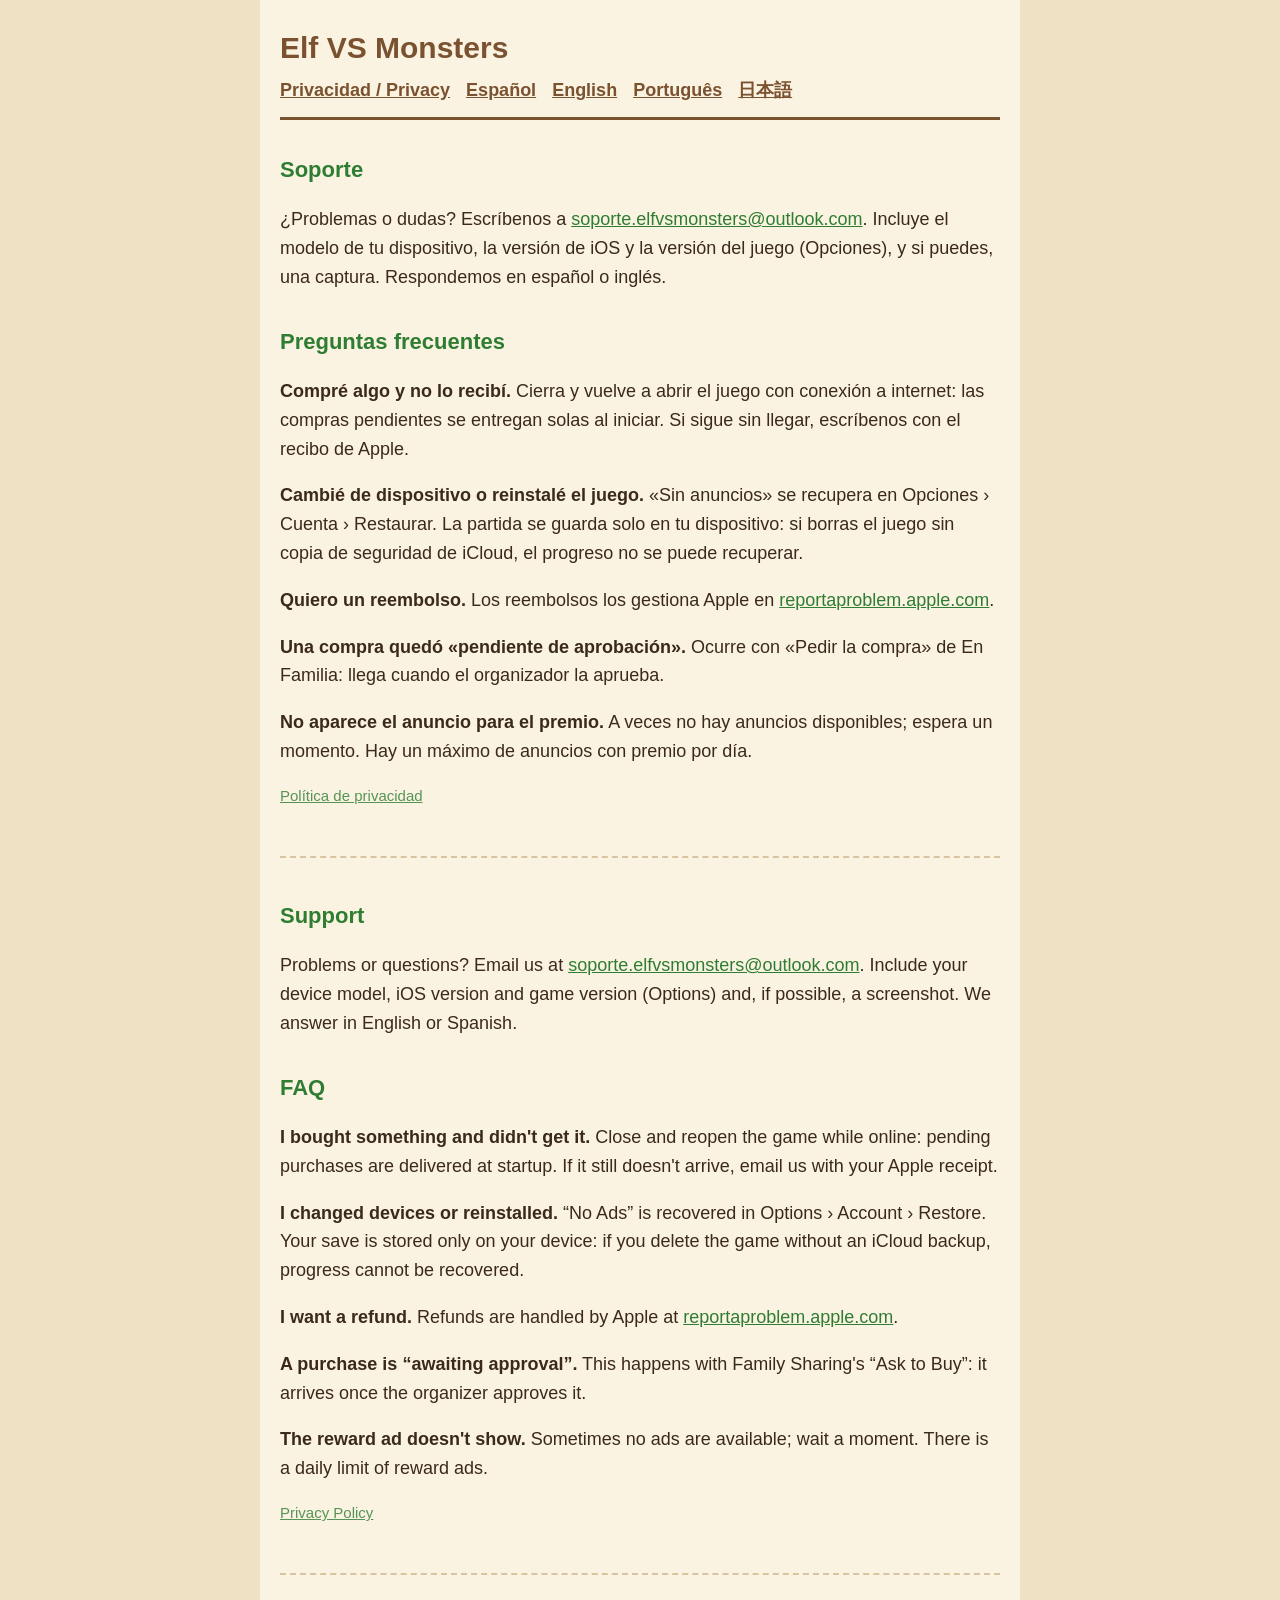
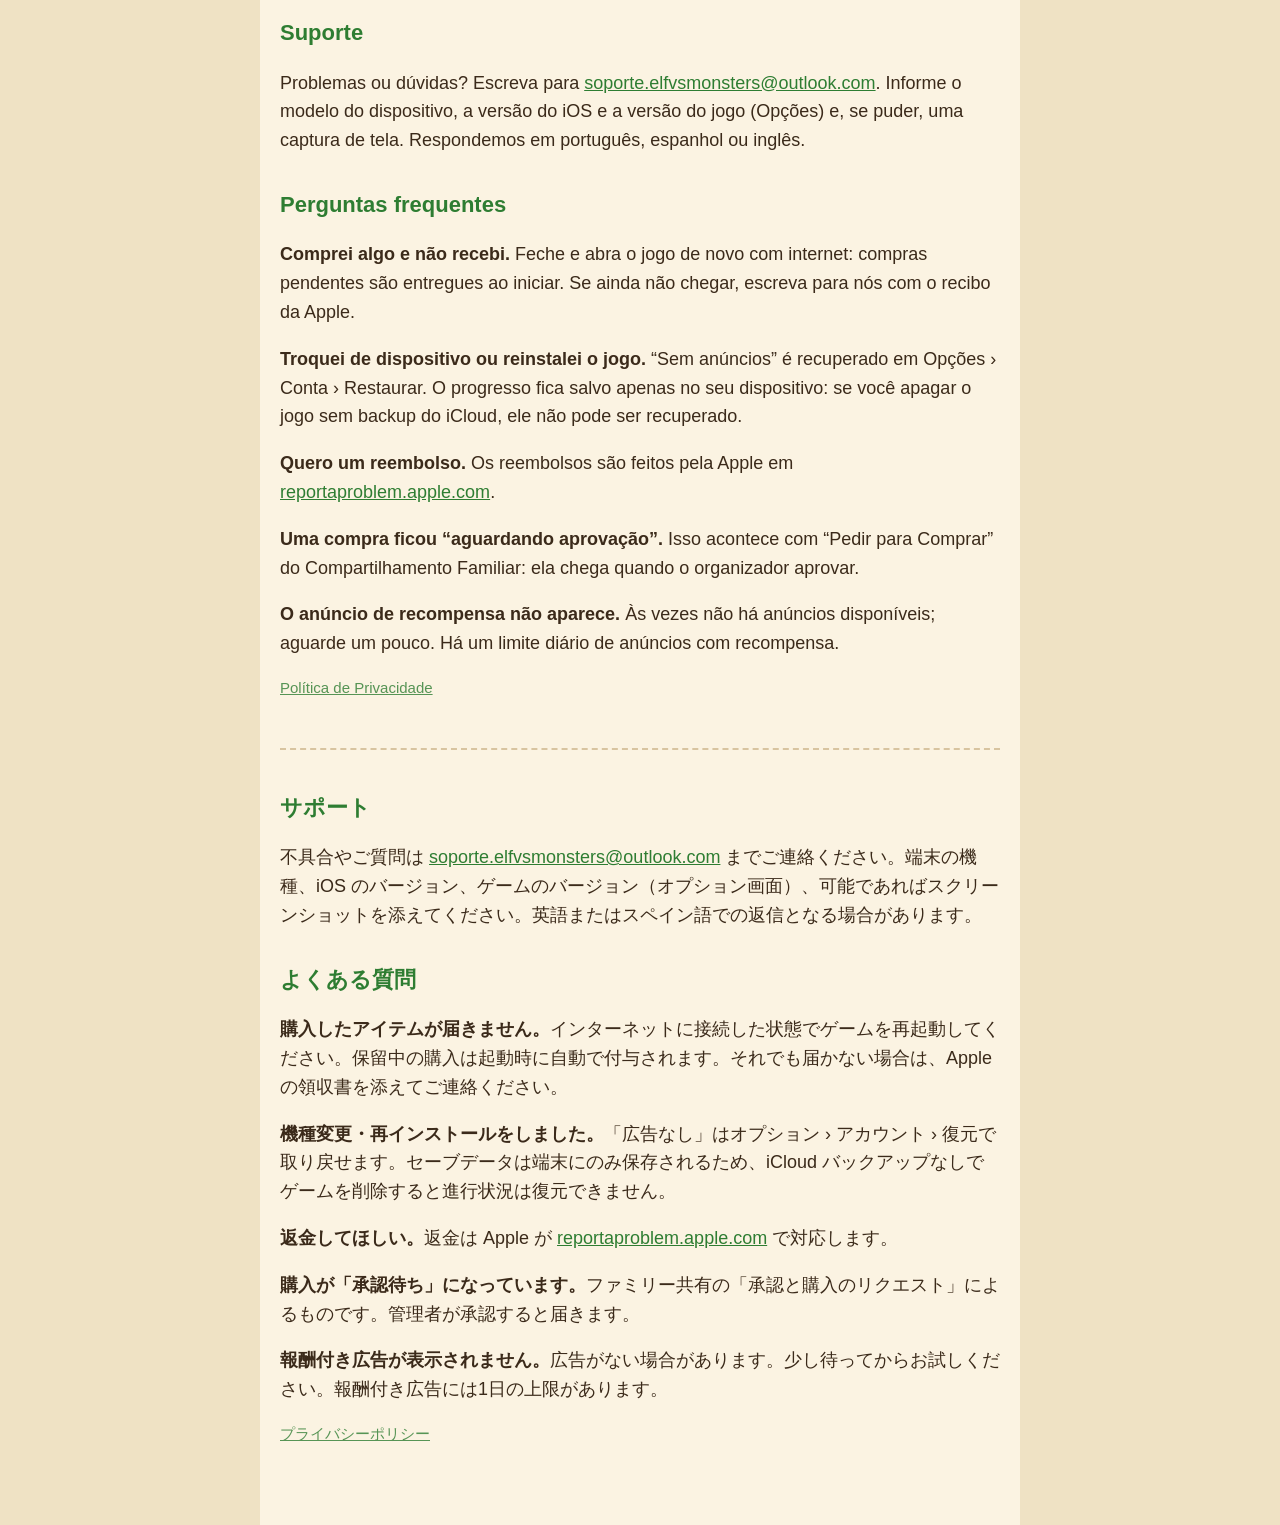
<file: index.html>
<!DOCTYPE html>
<html lang="es">
<head>
<meta charset="utf-8">
<meta name="viewport" content="width=device-width, initial-scale=1">
<title>Elf VS Monsters — Soporte / Support</title>
<link rel="stylesheet" href="style.css">
</head>
<body>
<main>
<header>
<h1>Elf VS Monsters</h1>
<nav><a href="privacy.html">Privacidad / Privacy</a><a href="#es">Español</a><a href="#en">English</a><a href="#pt">Português</a><a href="#ja">日本語</a></nav>
</header>

<section id="es" lang="es">
<h2>Soporte</h2>
<p>¿Problemas o dudas? Escríbenos a <a href="mailto:soporte.elfvsmonsters@outlook.com">soporte.elfvsmonsters@outlook.com</a>. Incluye el modelo de tu dispositivo, la versión de iOS y la versión del juego (Opciones), y si puedes, una captura. Respondemos en español o inglés.</p>

<h2>Preguntas frecuentes</h2>
<p><strong>Compré algo y no lo recibí.</strong> Cierra y vuelve a abrir el juego con conexión a internet: las compras pendientes se entregan solas al iniciar. Si sigue sin llegar, escríbenos con el recibo de Apple.</p>
<p><strong>Cambié de dispositivo o reinstalé el juego.</strong> «Sin anuncios» se recupera en Opciones › Cuenta › Restaurar. La partida se guarda solo en tu dispositivo: si borras el juego sin copia de seguridad de iCloud, el progreso no se puede recuperar.</p>
<p><strong>Quiero un reembolso.</strong> Los reembolsos los gestiona Apple en <a href="https://reportaproblem.apple.com">reportaproblem.apple.com</a>.</p>
<p><strong>Una compra quedó «pendiente de aprobación».</strong> Ocurre con «Pedir la compra» de En Familia: llega cuando el organizador la aprueba.</p>
<p><strong>No aparece el anuncio para el premio.</strong> A veces no hay anuncios disponibles; espera un momento. Hay un máximo de anuncios con premio por día.</p>

<p class="small"><a href="privacy.html#es">Política de privacidad</a></p>
</section>

<section id="en" lang="en">
<h2>Support</h2>
<p>Problems or questions? Email us at <a href="mailto:soporte.elfvsmonsters@outlook.com">soporte.elfvsmonsters@outlook.com</a>. Include your device model, iOS version and game version (Options) and, if possible, a screenshot. We answer in English or Spanish.</p>

<h2>FAQ</h2>
<p><strong>I bought something and didn't get it.</strong> Close and reopen the game while online: pending purchases are delivered at startup. If it still doesn't arrive, email us with your Apple receipt.</p>
<p><strong>I changed devices or reinstalled.</strong> “No Ads” is recovered in Options › Account › Restore. Your save is stored only on your device: if you delete the game without an iCloud backup, progress cannot be recovered.</p>
<p><strong>I want a refund.</strong> Refunds are handled by Apple at <a href="https://reportaproblem.apple.com">reportaproblem.apple.com</a>.</p>
<p><strong>A purchase is “awaiting approval”.</strong> This happens with Family Sharing's “Ask to Buy”: it arrives once the organizer approves it.</p>
<p><strong>The reward ad doesn't show.</strong> Sometimes no ads are available; wait a moment. There is a daily limit of reward ads.</p>

<p class="small"><a href="privacy.html#en">Privacy Policy</a></p>
</section>
<section id="pt" lang="pt-BR">
<h2>Suporte</h2>
<p>Problemas ou dúvidas? Escreva para <a href="mailto:soporte.elfvsmonsters@outlook.com">soporte.elfvsmonsters@outlook.com</a>. Informe o modelo do dispositivo, a versão do iOS e a versão do jogo (Opções) e, se puder, uma captura de tela. Respondemos em português, espanhol ou inglês.</p>
<h2>Perguntas frequentes</h2>
<p><strong>Comprei algo e não recebi.</strong> Feche e abra o jogo de novo com internet: compras pendentes são entregues ao iniciar. Se ainda não chegar, escreva para nós com o recibo da Apple.</p>
<p><strong>Troquei de dispositivo ou reinstalei o jogo.</strong> “Sem anúncios” é recuperado em Opções › Conta › Restaurar. O progresso fica salvo apenas no seu dispositivo: se você apagar o jogo sem backup do iCloud, ele não pode ser recuperado.</p>
<p><strong>Quero um reembolso.</strong> Os reembolsos são feitos pela Apple em <a href="https://reportaproblem.apple.com">reportaproblem.apple.com</a>.</p>
<p><strong>Uma compra ficou “aguardando aprovação”.</strong> Isso acontece com “Pedir para Comprar” do Compartilhamento Familiar: ela chega quando o organizador aprovar.</p>
<p><strong>O anúncio de recompensa não aparece.</strong> Às vezes não há anúncios disponíveis; aguarde um pouco. Há um limite diário de anúncios com recompensa.</p>
<p class="small"><a href="privacy.html#pt">Política de Privacidade</a></p>
</section>

<section id="ja" lang="ja">
<h2>サポート</h2>
<p>不具合やご質問は <a href="mailto:soporte.elfvsmonsters@outlook.com">soporte.elfvsmonsters@outlook.com</a> までご連絡ください。端末の機種、iOS のバージョン、ゲームのバージョン（オプション画面）、可能であればスクリーンショットを添えてください。英語またはスペイン語での返信となる場合があります。</p>
<h2>よくある質問</h2>
<p><strong>購入したアイテムが届きません。</strong>インターネットに接続した状態でゲームを再起動してください。保留中の購入は起動時に自動で付与されます。それでも届かない場合は、Apple の領収書を添えてご連絡ください。</p>
<p><strong>機種変更・再インストールをしました。</strong>「広告なし」はオプション › アカウント › 復元で取り戻せます。セーブデータは端末にのみ保存されるため、iCloud バックアップなしでゲームを削除すると進行状況は復元できません。</p>
<p><strong>返金してほしい。</strong>返金は Apple が <a href="https://reportaproblem.apple.com">reportaproblem.apple.com</a> で対応します。</p>
<p><strong>購入が「承認待ち」になっています。</strong>ファミリー共有の「承認と購入のリクエスト」によるものです。管理者が承認すると届きます。</p>
<p><strong>報酬付き広告が表示されません。</strong>広告がない場合があります。少し待ってからお試しください。報酬付き広告には1日の上限があります。</p>
<p class="small"><a href="privacy.html#ja">プライバシーポリシー</a></p>
</section>
</main>
</body>
</html>
</file>
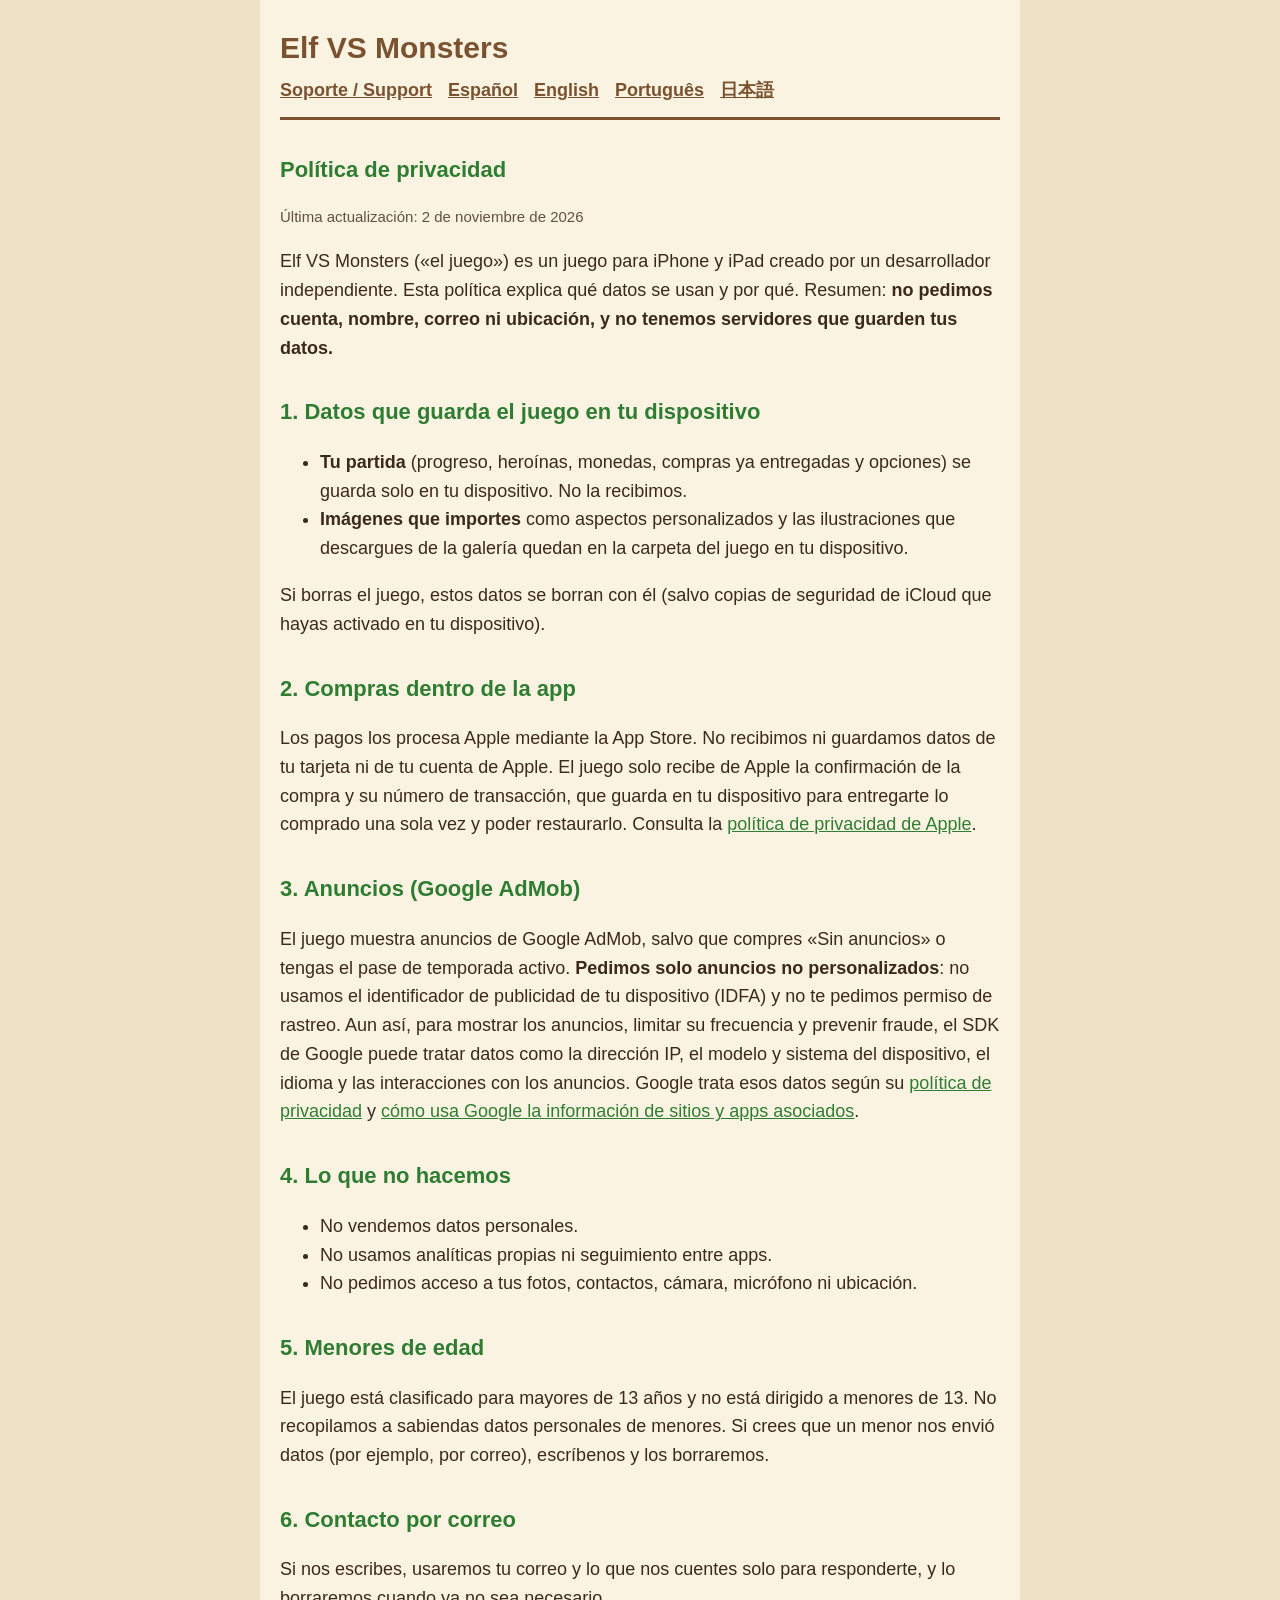
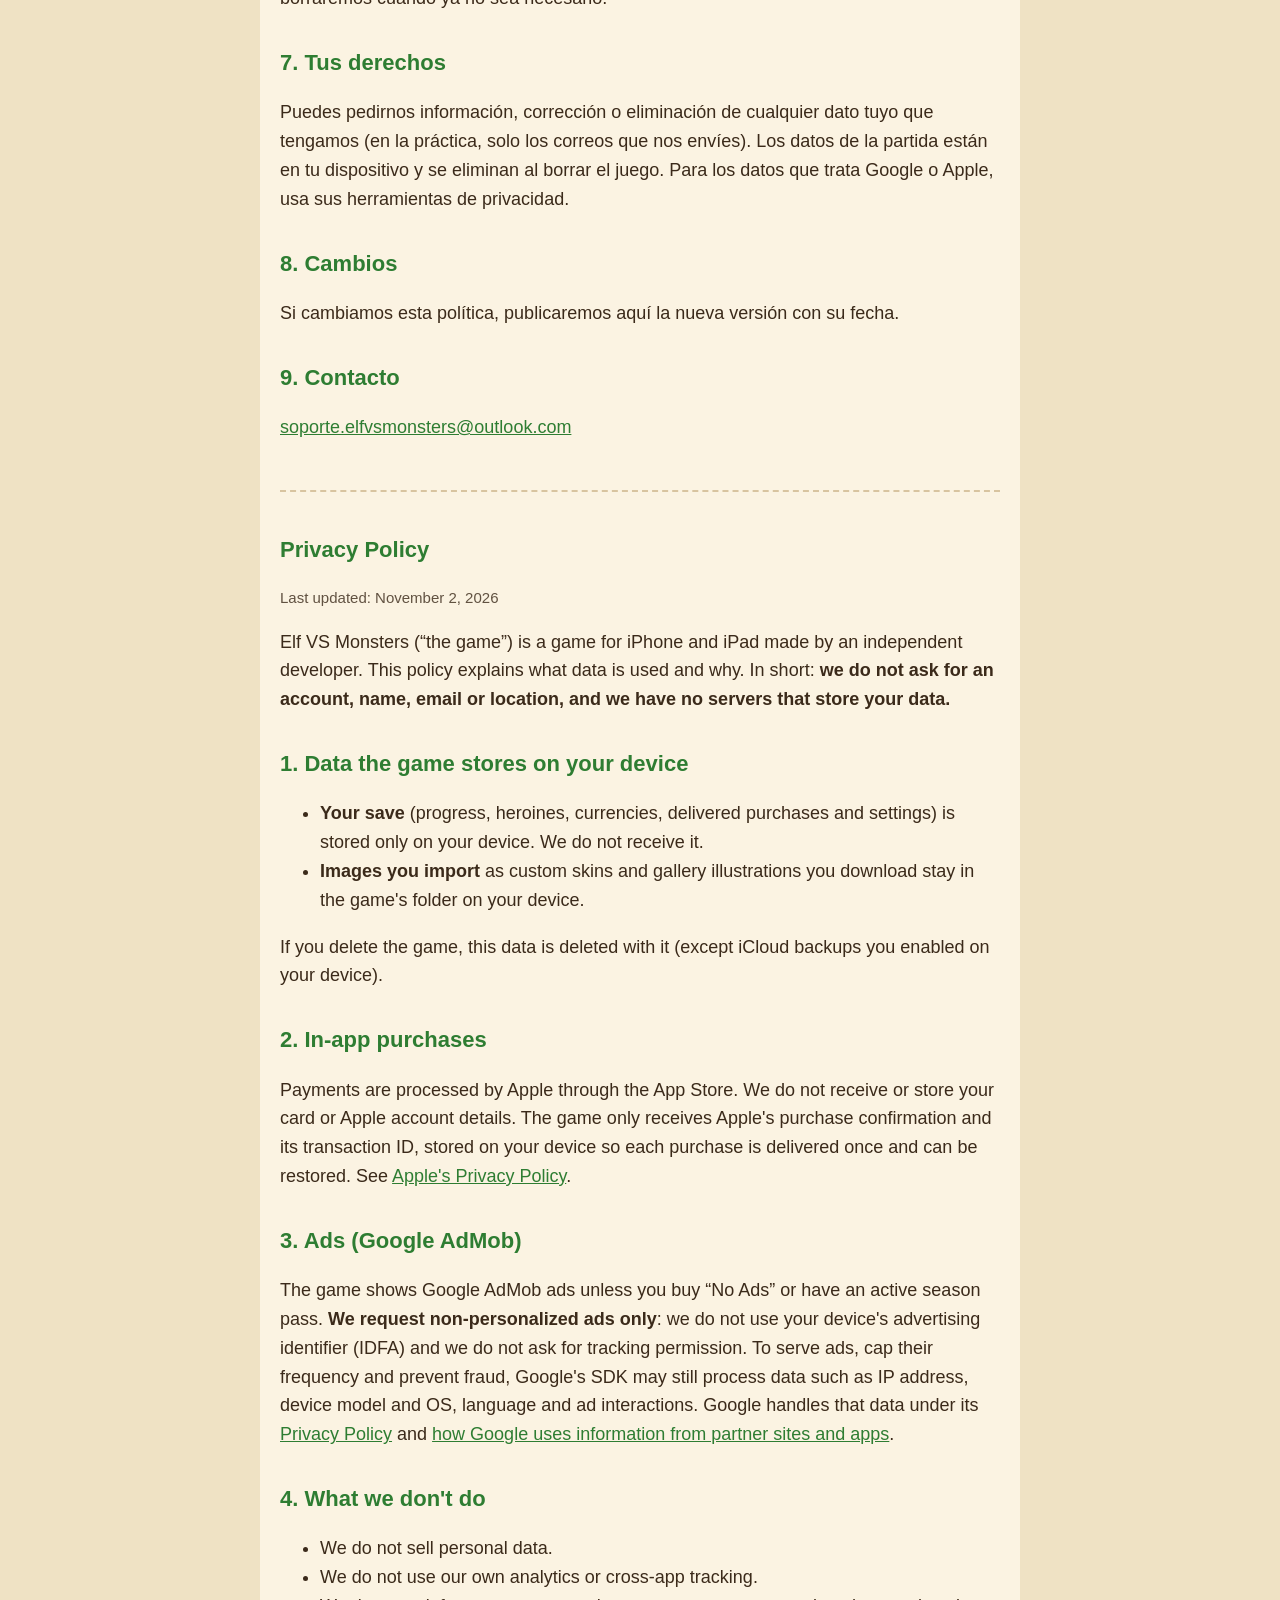
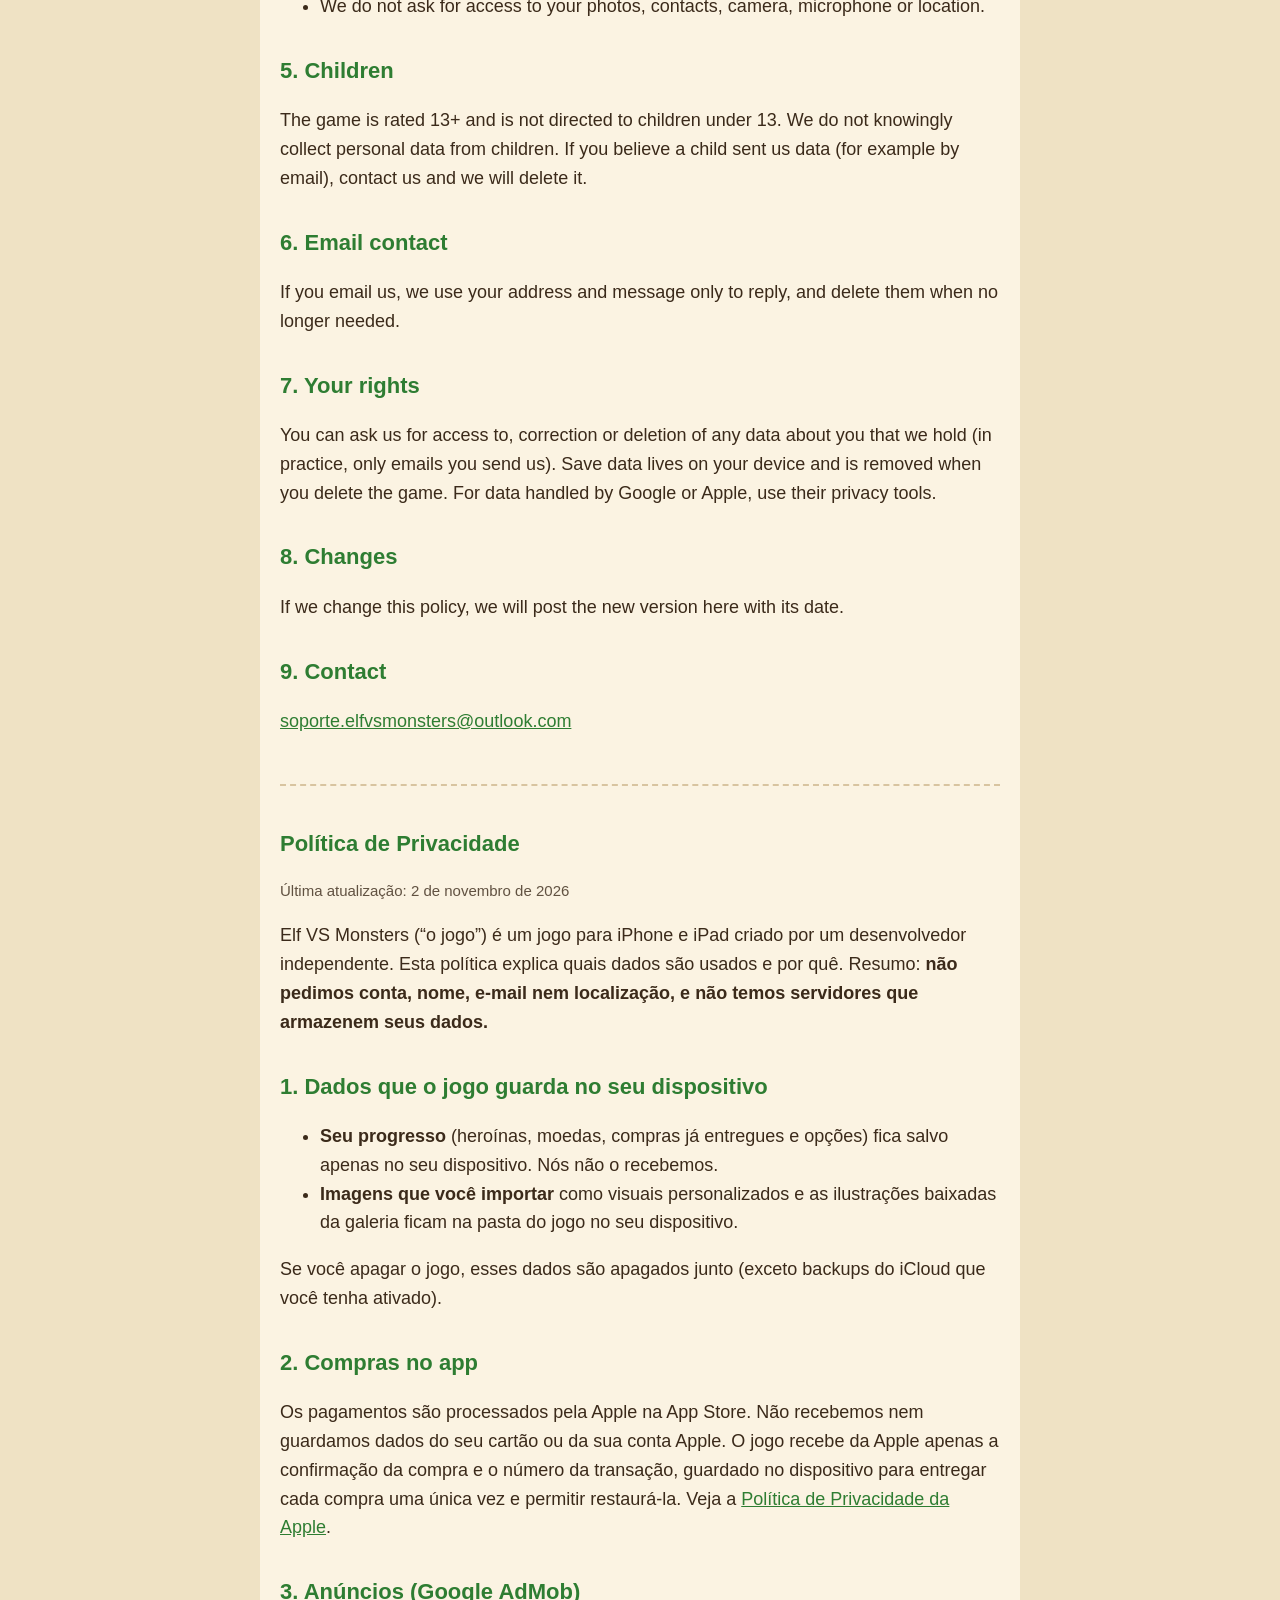
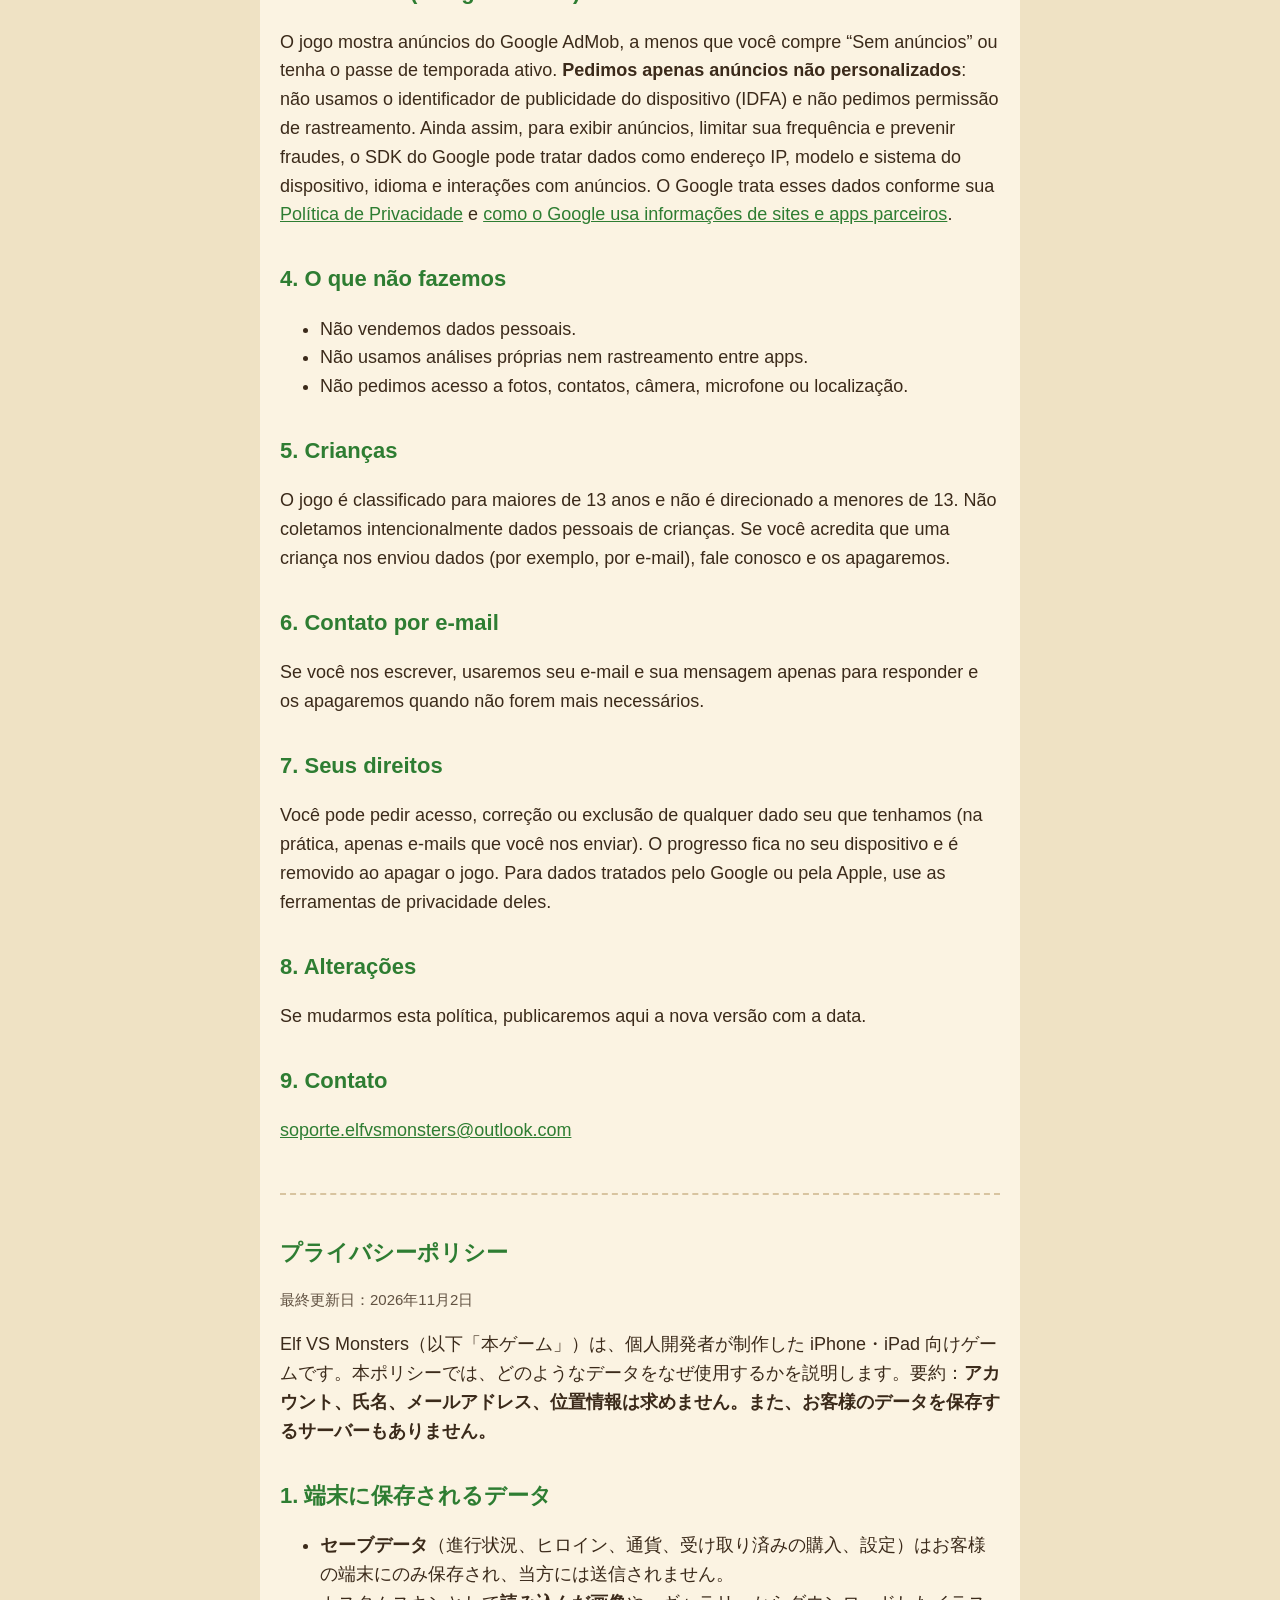
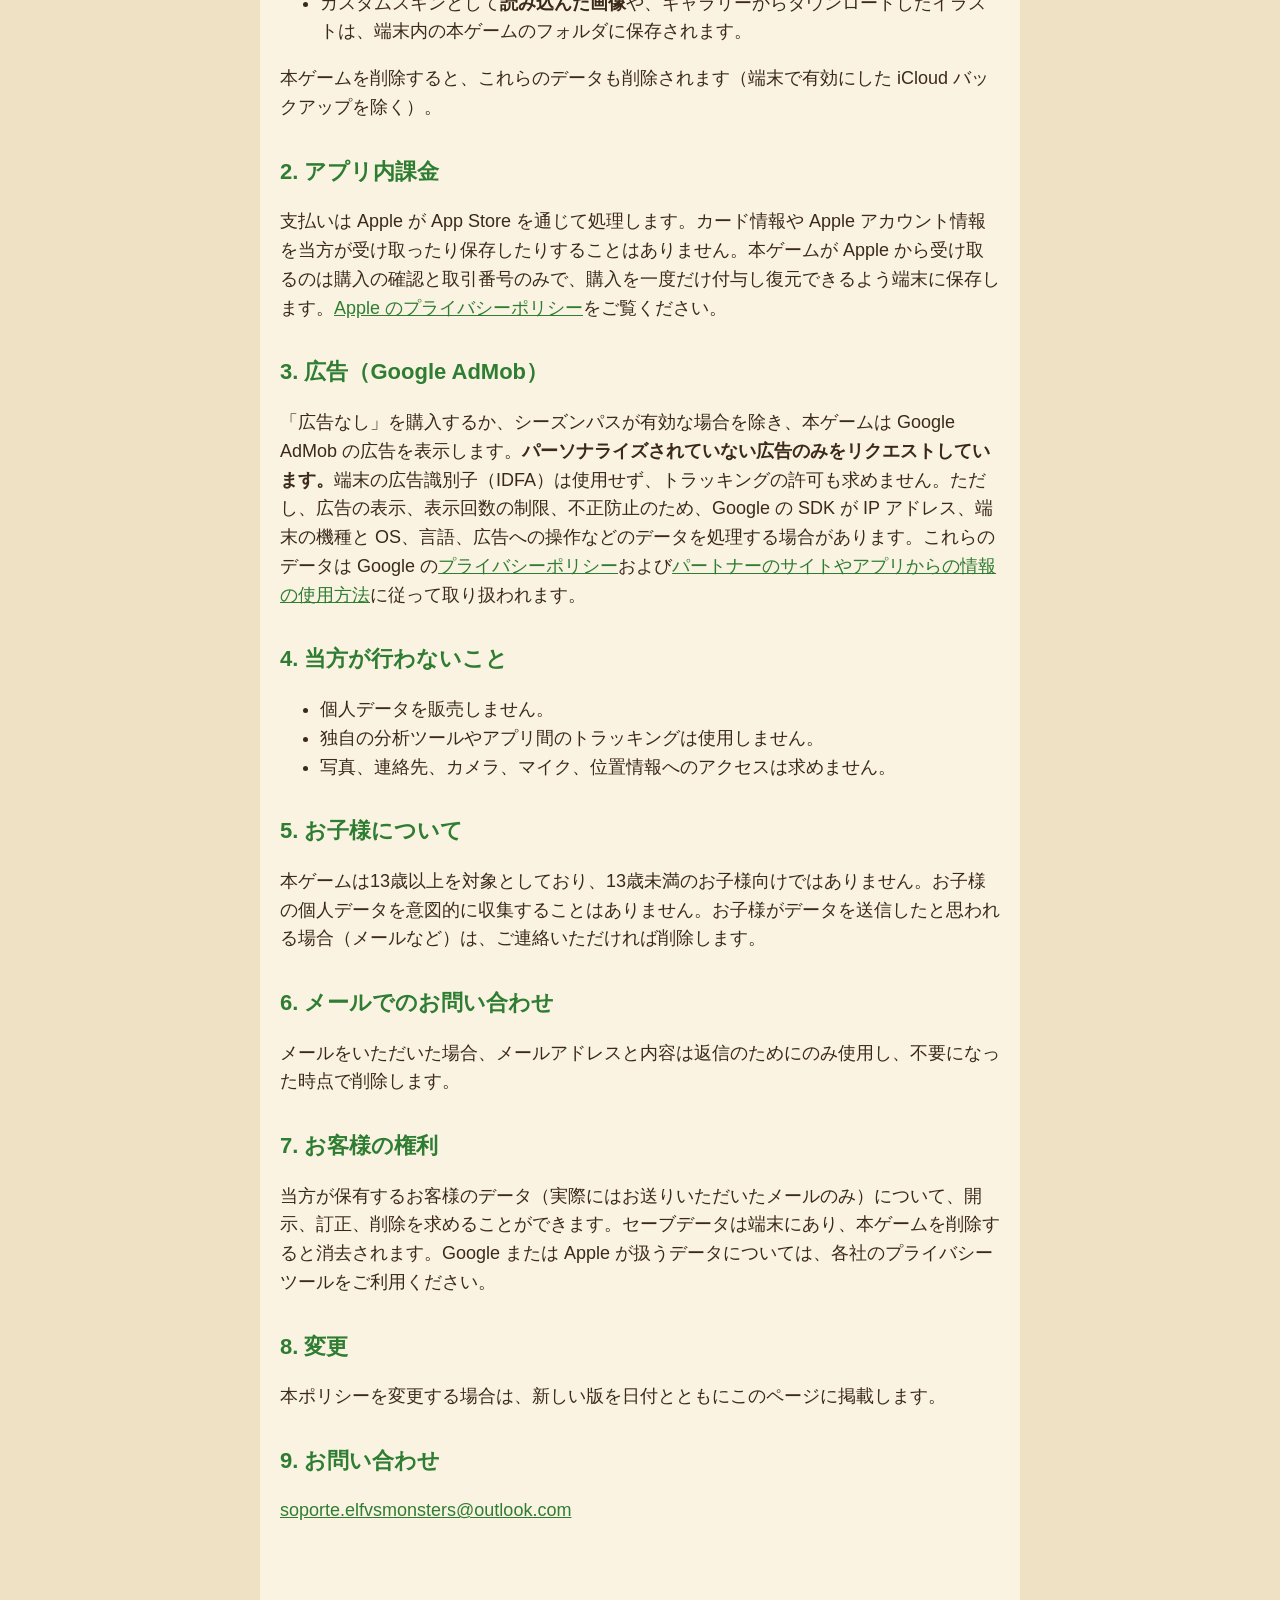
<file: privacy.html>
<!DOCTYPE html>
<html lang="es">
<head>
<meta charset="utf-8">
<meta name="viewport" content="width=device-width, initial-scale=1">
<title>Elf VS Monsters — Privacidad / Privacy / Privacidade / プライバシー</title>
<link rel="stylesheet" href="style.css">
</head>
<body>
<main>
<header>
<h1>Elf VS Monsters</h1>
<nav><a href="index.html">Soporte / Support</a><a href="#es">Español</a><a href="#en">English</a><a href="#pt">Português</a><a href="#ja">日本語</a></nav>
</header>

<section id="es" lang="es">
<h2>Política de privacidad</h2>
<p class="small">Última actualización: 2 de noviembre de 2026</p>
<p>Elf VS Monsters («el juego») es un juego para iPhone y iPad creado por un desarrollador independiente. Esta política explica qué datos se usan y por qué. Resumen: <strong>no pedimos cuenta, nombre, correo ni ubicación, y no tenemos servidores que guarden tus datos.</strong></p>

<h2>1. Datos que guarda el juego en tu dispositivo</h2>
<ul>
<li><strong>Tu partida</strong> (progreso, heroínas, monedas, compras ya entregadas y opciones) se guarda solo en tu dispositivo. No la recibimos.</li>
<li><strong>Imágenes que importes</strong> como aspectos personalizados y las ilustraciones que descargues de la galería quedan en la carpeta del juego en tu dispositivo.</li>
</ul>
<p>Si borras el juego, estos datos se borran con él (salvo copias de seguridad de iCloud que hayas activado en tu dispositivo).</p>

<h2>2. Compras dentro de la app</h2>
<p>Los pagos los procesa Apple mediante la App Store. No recibimos ni guardamos datos de tu tarjeta ni de tu cuenta de Apple. El juego solo recibe de Apple la confirmación de la compra y su número de transacción, que guarda en tu dispositivo para entregarte lo comprado una sola vez y poder restaurarlo. Consulta la <a href="https://www.apple.com/legal/privacy/">política de privacidad de Apple</a>.</p>

<h2>3. Anuncios (Google AdMob)</h2>
<p>El juego muestra anuncios de Google AdMob, salvo que compres «Sin anuncios» o tengas el pase de temporada activo. <strong>Pedimos solo anuncios no personalizados</strong>: no usamos el identificador de publicidad de tu dispositivo (IDFA) y no te pedimos permiso de rastreo. Aun así, para mostrar los anuncios, limitar su frecuencia y prevenir fraude, el SDK de Google puede tratar datos como la dirección IP, el modelo y sistema del dispositivo, el idioma y las interacciones con los anuncios. Google trata esos datos según su <a href="https://policies.google.com/privacy">política de privacidad</a> y <a href="https://policies.google.com/technologies/partner-sites">cómo usa Google la información de sitios y apps asociados</a>.</p>

<h2>4. Lo que no hacemos</h2>
<ul>
<li>No vendemos datos personales.</li>
<li>No usamos analíticas propias ni seguimiento entre apps.</li>
<li>No pedimos acceso a tus fotos, contactos, cámara, micrófono ni ubicación.</li>
</ul>

<h2>5. Menores de edad</h2>
<p>El juego está clasificado para mayores de 13 años y no está dirigido a menores de 13. No recopilamos a sabiendas datos personales de menores. Si crees que un menor nos envió datos (por ejemplo, por correo), escríbenos y los borraremos.</p>

<h2>6. Contacto por correo</h2>
<p>Si nos escribes, usaremos tu correo y lo que nos cuentes solo para responderte, y lo borraremos cuando ya no sea necesario.</p>

<h2>7. Tus derechos</h2>
<p>Puedes pedirnos información, corrección o eliminación de cualquier dato tuyo que tengamos (en la práctica, solo los correos que nos envíes). Los datos de la partida están en tu dispositivo y se eliminan al borrar el juego. Para los datos que trata Google o Apple, usa sus herramientas de privacidad.</p>

<h2>8. Cambios</h2>
<p>Si cambiamos esta política, publicaremos aquí la nueva versión con su fecha.</p>

<h2>9. Contacto</h2>
<p><a href="mailto:soporte.elfvsmonsters@outlook.com">soporte.elfvsmonsters@outlook.com</a></p>
</section>

<section id="en" lang="en">
<h2>Privacy Policy</h2>
<p class="small">Last updated: November 2, 2026</p>
<p>Elf VS Monsters (“the game”) is a game for iPhone and iPad made by an independent developer. This policy explains what data is used and why. In short: <strong>we do not ask for an account, name, email or location, and we have no servers that store your data.</strong></p>

<h2>1. Data the game stores on your device</h2>
<ul>
<li><strong>Your save</strong> (progress, heroines, currencies, delivered purchases and settings) is stored only on your device. We do not receive it.</li>
<li><strong>Images you import</strong> as custom skins and gallery illustrations you download stay in the game's folder on your device.</li>
</ul>
<p>If you delete the game, this data is deleted with it (except iCloud backups you enabled on your device).</p>

<h2>2. In-app purchases</h2>
<p>Payments are processed by Apple through the App Store. We do not receive or store your card or Apple account details. The game only receives Apple's purchase confirmation and its transaction ID, stored on your device so each purchase is delivered once and can be restored. See <a href="https://www.apple.com/legal/privacy/">Apple's Privacy Policy</a>.</p>

<h2>3. Ads (Google AdMob)</h2>
<p>The game shows Google AdMob ads unless you buy “No Ads” or have an active season pass. <strong>We request non-personalized ads only</strong>: we do not use your device's advertising identifier (IDFA) and we do not ask for tracking permission. To serve ads, cap their frequency and prevent fraud, Google's SDK may still process data such as IP address, device model and OS, language and ad interactions. Google handles that data under its <a href="https://policies.google.com/privacy">Privacy Policy</a> and <a href="https://policies.google.com/technologies/partner-sites">how Google uses information from partner sites and apps</a>.</p>

<h2>4. What we don't do</h2>
<ul>
<li>We do not sell personal data.</li>
<li>We do not use our own analytics or cross-app tracking.</li>
<li>We do not ask for access to your photos, contacts, camera, microphone or location.</li>
</ul>

<h2>5. Children</h2>
<p>The game is rated 13+ and is not directed to children under 13. We do not knowingly collect personal data from children. If you believe a child sent us data (for example by email), contact us and we will delete it.</p>

<h2>6. Email contact</h2>
<p>If you email us, we use your address and message only to reply, and delete them when no longer needed.</p>

<h2>7. Your rights</h2>
<p>You can ask us for access to, correction or deletion of any data about you that we hold (in practice, only emails you send us). Save data lives on your device and is removed when you delete the game. For data handled by Google or Apple, use their privacy tools.</p>

<h2>8. Changes</h2>
<p>If we change this policy, we will post the new version here with its date.</p>

<h2>9. Contact</h2>
<p><a href="mailto:soporte.elfvsmonsters@outlook.com">soporte.elfvsmonsters@outlook.com</a></p>
</section>
<section id="pt" lang="pt-BR">
<h2>Política de Privacidade</h2>
<p class="small">Última atualização: 2 de novembro de 2026</p>
<p>Elf VS Monsters (“o jogo”) é um jogo para iPhone e iPad criado por um desenvolvedor independente. Esta política explica quais dados são usados e por quê. Resumo: <strong>não pedimos conta, nome, e-mail nem localização, e não temos servidores que armazenem seus dados.</strong></p>
<h2>1. Dados que o jogo guarda no seu dispositivo</h2>
<ul>
<li><strong>Seu progresso</strong> (heroínas, moedas, compras já entregues e opções) fica salvo apenas no seu dispositivo. Nós não o recebemos.</li>
<li><strong>Imagens que você importar</strong> como visuais personalizados e as ilustrações baixadas da galeria ficam na pasta do jogo no seu dispositivo.</li>
</ul>
<p>Se você apagar o jogo, esses dados são apagados junto (exceto backups do iCloud que você tenha ativado).</p>
<h2>2. Compras no app</h2>
<p>Os pagamentos são processados pela Apple na App Store. Não recebemos nem guardamos dados do seu cartão ou da sua conta Apple. O jogo recebe da Apple apenas a confirmação da compra e o número da transação, guardado no dispositivo para entregar cada compra uma única vez e permitir restaurá-la. Veja a <a href="https://www.apple.com/legal/privacy/">Política de Privacidade da Apple</a>.</p>
<h2>3. Anúncios (Google AdMob)</h2>
<p>O jogo mostra anúncios do Google AdMob, a menos que você compre “Sem anúncios” ou tenha o passe de temporada ativo. <strong>Pedimos apenas anúncios não personalizados</strong>: não usamos o identificador de publicidade do dispositivo (IDFA) e não pedimos permissão de rastreamento. Ainda assim, para exibir anúncios, limitar sua frequência e prevenir fraudes, o SDK do Google pode tratar dados como endereço IP, modelo e sistema do dispositivo, idioma e interações com anúncios. O Google trata esses dados conforme sua <a href="https://policies.google.com/privacy">Política de Privacidade</a> e <a href="https://policies.google.com/technologies/partner-sites">como o Google usa informações de sites e apps parceiros</a>.</p>
<h2>4. O que não fazemos</h2>
<ul>
<li>Não vendemos dados pessoais.</li>
<li>Não usamos análises próprias nem rastreamento entre apps.</li>
<li>Não pedimos acesso a fotos, contatos, câmera, microfone ou localização.</li>
</ul>
<h2>5. Crianças</h2>
<p>O jogo é classificado para maiores de 13 anos e não é direcionado a menores de 13. Não coletamos intencionalmente dados pessoais de crianças. Se você acredita que uma criança nos enviou dados (por exemplo, por e-mail), fale conosco e os apagaremos.</p>
<h2>6. Contato por e-mail</h2>
<p>Se você nos escrever, usaremos seu e-mail e sua mensagem apenas para responder e os apagaremos quando não forem mais necessários.</p>
<h2>7. Seus direitos</h2>
<p>Você pode pedir acesso, correção ou exclusão de qualquer dado seu que tenhamos (na prática, apenas e-mails que você nos enviar). O progresso fica no seu dispositivo e é removido ao apagar o jogo. Para dados tratados pelo Google ou pela Apple, use as ferramentas de privacidade deles.</p>
<h2>8. Alterações</h2>
<p>Se mudarmos esta política, publicaremos aqui a nova versão com a data.</p>
<h2>9. Contato</h2>
<p><a href="mailto:soporte.elfvsmonsters@outlook.com">soporte.elfvsmonsters@outlook.com</a></p>
</section>

<section id="ja" lang="ja">
<h2>プライバシーポリシー</h2>
<p class="small">最終更新日：2026年11月2日</p>
<p>Elf VS Monsters（以下「本ゲーム」）は、個人開発者が制作した iPhone・iPad 向けゲームです。本ポリシーでは、どのようなデータをなぜ使用するかを説明します。要約：<strong>アカウント、氏名、メールアドレス、位置情報は求めません。また、お客様のデータを保存するサーバーもありません。</strong></p>
<h2>1. 端末に保存されるデータ</h2>
<ul>
<li><strong>セーブデータ</strong>（進行状況、ヒロイン、通貨、受け取り済みの購入、設定）はお客様の端末にのみ保存され、当方には送信されません。</li>
<li>カスタムスキンとして<strong>読み込んだ画像</strong>や、ギャラリーからダウンロードしたイラストは、端末内の本ゲームのフォルダに保存されます。</li>
</ul>
<p>本ゲームを削除すると、これらのデータも削除されます（端末で有効にした iCloud バックアップを除く）。</p>
<h2>2. アプリ内課金</h2>
<p>支払いは Apple が App Store を通じて処理します。カード情報や Apple アカウント情報を当方が受け取ったり保存したりすることはありません。本ゲームが Apple から受け取るのは購入の確認と取引番号のみで、購入を一度だけ付与し復元できるよう端末に保存します。<a href="https://www.apple.com/jp/legal/privacy/">Apple のプライバシーポリシー</a>をご覧ください。</p>
<h2>3. 広告（Google AdMob）</h2>
<p>「広告なし」を購入するか、シーズンパスが有効な場合を除き、本ゲームは Google AdMob の広告を表示します。<strong>パーソナライズされていない広告のみをリクエストしています。</strong>端末の広告識別子（IDFA）は使用せず、トラッキングの許可も求めません。ただし、広告の表示、表示回数の制限、不正防止のため、Google の SDK が IP アドレス、端末の機種と OS、言語、広告への操作などのデータを処理する場合があります。これらのデータは Google の<a href="https://policies.google.com/privacy?hl=ja">プライバシーポリシー</a>および<a href="https://policies.google.com/technologies/partner-sites?hl=ja">パートナーのサイトやアプリからの情報の使用方法</a>に従って取り扱われます。</p>
<h2>4. 当方が行わないこと</h2>
<ul>
<li>個人データを販売しません。</li>
<li>独自の分析ツールやアプリ間のトラッキングは使用しません。</li>
<li>写真、連絡先、カメラ、マイク、位置情報へのアクセスは求めません。</li>
</ul>
<h2>5. お子様について</h2>
<p>本ゲームは13歳以上を対象としており、13歳未満のお子様向けではありません。お子様の個人データを意図的に収集することはありません。お子様がデータを送信したと思われる場合（メールなど）は、ご連絡いただければ削除します。</p>
<h2>6. メールでのお問い合わせ</h2>
<p>メールをいただいた場合、メールアドレスと内容は返信のためにのみ使用し、不要になった時点で削除します。</p>
<h2>7. お客様の権利</h2>
<p>当方が保有するお客様のデータ（実際にはお送りいただいたメールのみ）について、開示、訂正、削除を求めることができます。セーブデータは端末にあり、本ゲームを削除すると消去されます。Google または Apple が扱うデータについては、各社のプライバシーツールをご利用ください。</p>
<h2>8. 変更</h2>
<p>本ポリシーを変更する場合は、新しい版を日付とともにこのページに掲載します。</p>
<h2>9. お問い合わせ</h2>
<p><a href="mailto:soporte.elfvsmonsters@outlook.com">soporte.elfvsmonsters@outlook.com</a></p>
</section>
</main>
</body>
</html>
</file>
<file: style.css>
:root { --ink:#3b2a1a; --paper:#fbf3e2; --wood:#7a5230; --leaf:#2e7d32; }
* { box-sizing:border-box; }
body { margin:0; font:18px/1.6 -apple-system, BlinkMacSystemFont, "Segoe UI", Roboto, sans-serif; color:var(--ink); background:#efe2c4; }
main { max-width:760px; margin:0 auto; padding:24px 20px 64px; background:var(--paper); min-height:100vh; }
header { border-bottom:3px solid var(--wood); margin-bottom:24px; padding-bottom:12px; }
h1 { font-size:30px; margin:0 0 4px; color:var(--wood); }
h2 { font-size:22px; margin-top:32px; color:var(--leaf); }
nav a, .lang a { color:var(--wood); font-weight:600; margin-right:16px; }
a { color:var(--leaf); }
.small { font-size:15px; opacity:.8; }
section + section { border-top:2px dashed #d8c4a0; margin-top:48px; padding-top:8px; }
</file>
